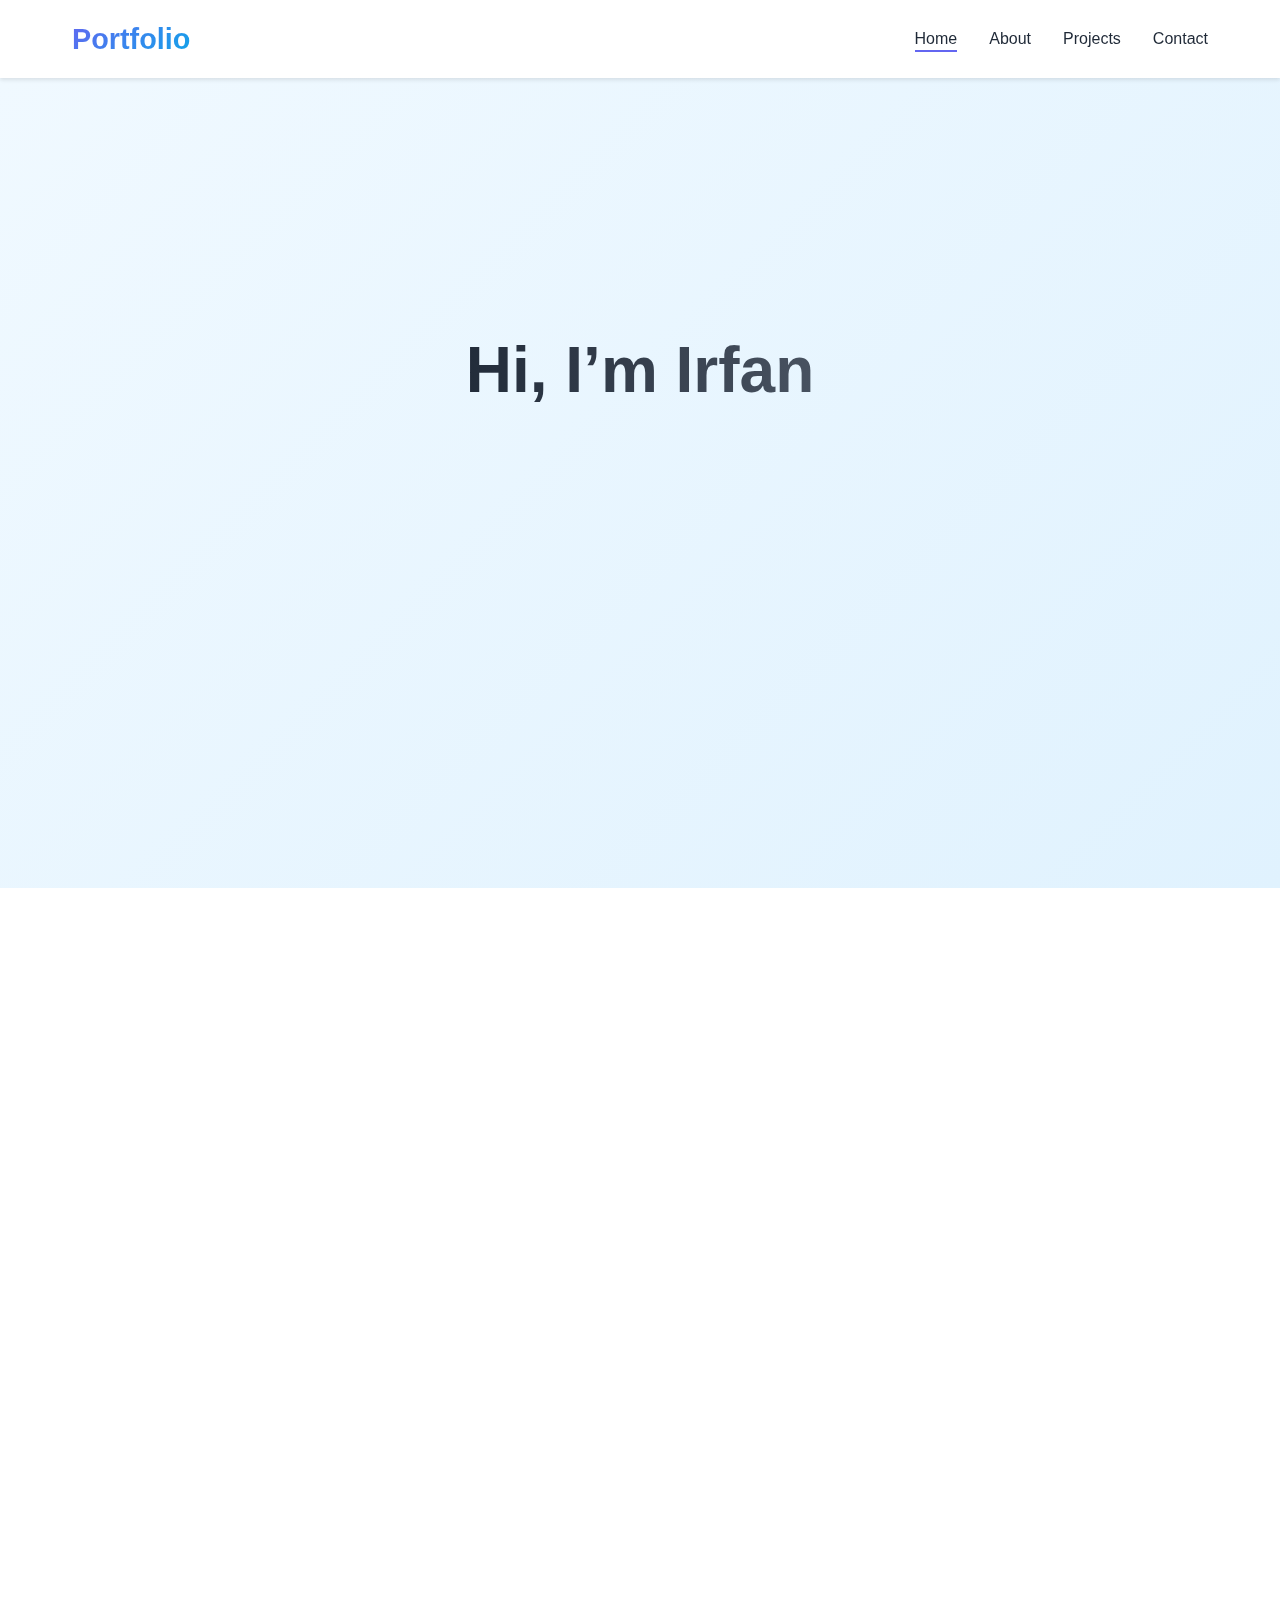
<file: index.html>
<!DOCTYPE html>
<html lang="en">

<head>
    <meta charset="UTF-8">
    <meta name="viewport" content="width=device-width, initial-scale=1.0">
    <title>Irfan's Portfolio</title>
    <link rel="stylesheet" href="css/style.css">
    <script src="js/script.js" defer></script>
</head>

<body>

    <!-- Sticky Navbar -->
    <nav class="navbar">
        <div class="container nav-container">
            <a href="index.html" class="logo">Portfolio</a>
            <ul class="nav-links">
                <li><a href="index.html" class="active">Home</a></li>
                <li><a href="about.html">About</a></li>
                <li><a href="projects.html">Projects</a></li>
                <li><a href="contact.html">Contact</a></li>
                <!-- Theme toggle removed -->
            </ul>
            <div class="hamburger">
                <span class="bar"></span>
                <span class="bar"></span>
                <span class="bar"></span>
            </div>
        </div>
    </nav>

    <!-- Hero Section -->
    <header class="hero">
        <div class="container">
            <h1>Hi, I’m Irfan</h1>
            <p> A Computer Science student building <br>
                practical digital solutions with a strong <br>
                  interest in startups
                  and innovation.</p>
            <div class="hero-buttons">
                <a href="projects.html" class="btn btn-primary">View Projects</a>
                <a href="contact.html" class="btn btn-secondary">Contact Me</a>
            </div>
        </div>
    </header>

    <!-- Programming Languages Section -->
    <div class="container section">
        <h2 class="section-title hidden">Programming Languages</h2>
        <div class="skills-list hidden" style="justify-content: center;">
            <span class="skill-tag">C++</span>
            <span class="skill-tag">DSA</span>
            <span class="skill-tag">Python</span>
            <span class="skill-tag">C</span>
        </div>
    </div>

    <!-- Frameworks & Libraries Section -->
    <div class="container section">
        <h2 class="section-title hidden">Frameworks & Libraries</h2>
        <div class="skills-list hidden" style="justify-content: center;">
            <span class="skill-tag">HTML & CSS</span>
            <span class="skill-tag">Node.js</span>
            <span class="skill-tag">React.js</span>
            <span class="skill-tag">Express.js</span>
            <span class="skill-tag">Scikit-learn</span>
        </div>
    </div>

    <!-- Tools & Platforms Section -->
    <div class="container section">
        <h2 class="section-title hidden">Tools & Platforms</h2>
        <div class="skills-list hidden" style="justify-content: center;">
            <span class="skill-tag">Git/GitHub</span>
            <span class="skill-tag">MySQL</span>
            <span class="skill-tag">Power BI</span>
            <span class="skill-tag">Flask</span>
            <span class="skill-tag">FastAPI</span>
        </div>
    </div>

    <!-- Footer -->
    <footer>
        <div class="container hidden">
            <!-- <p>&copy; 2024 Irfan. All rights reserved.</p> -->
            <div class="social-links">
                <a href=" https://github.com/Irfankhan7878">GitHub</a>
                <a href=" https://www.linkedin.com/in/irfan-khan-cse/   ">LinkedIn</a>
                <a href=" https://www.instagram.com/irfankhan__9639/  ">Instagram</a>
                <a href="mailto:ikan13545@gmail.com">Gmail.com</a>
            </div>
        </div>
    </footer>

</body>

</html>
</file>
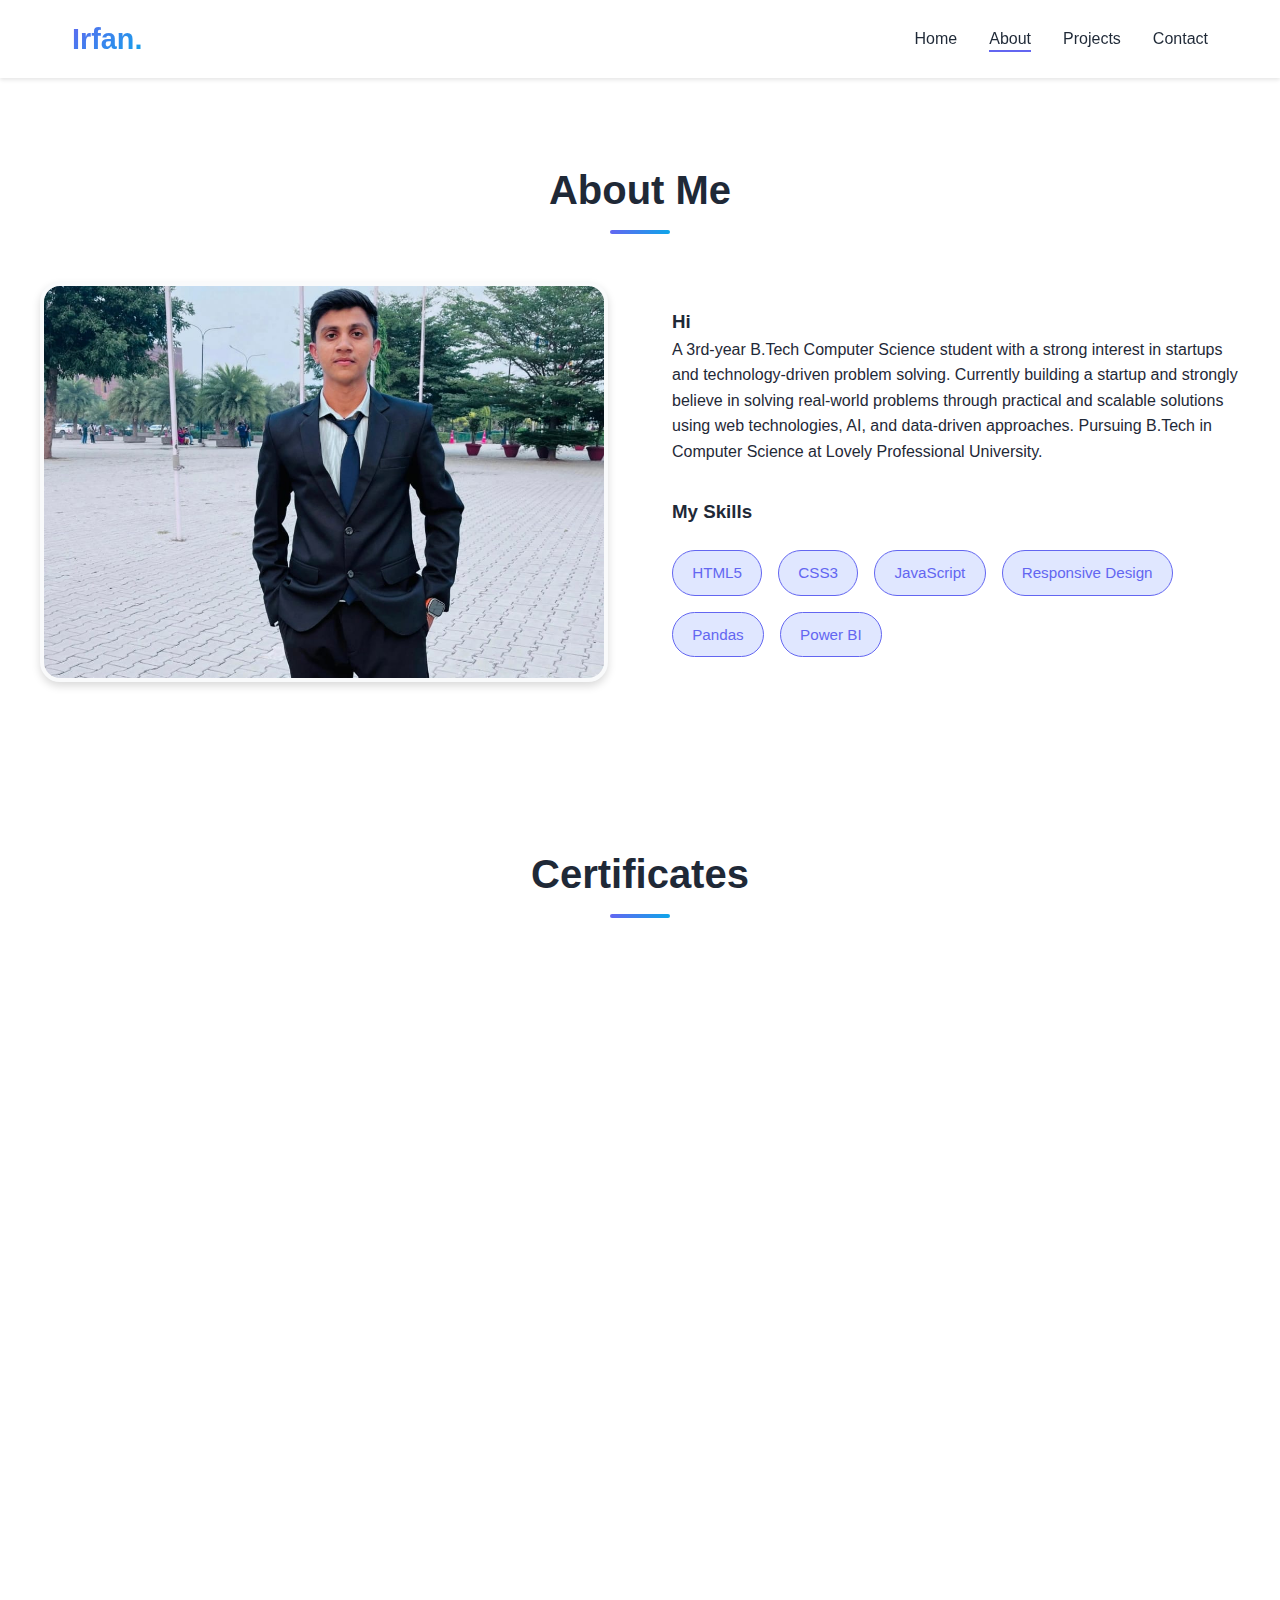
<file: about.html>
<!DOCTYPE html>
<html lang="en">

<head>
    <meta charset="UTF-8">
    <meta name="viewport" content="width=device-width, initial-scale=1.0">
    <title>About Irfan</title>
    <link rel="stylesheet" href="css/style.css">
    <script src="js/script.js" defer></script>
</head>

<body>

    <nav class="navbar">
        <div class="container nav-container">
            <a href="index.html" class="logo">Irfan.</a>
            <ul class="nav-links">
                <li><a href="index.html">Home</a></li>
                <li><a href="about.html" class="active">About</a></li>
                <li><a href="projects.html">Projects</a></li>
                <li><a href="contact.html">Contact</a></li>
            </ul>
            <div class="hamburger">
                <span class="bar"></span>
                <span class="bar"></span>
                <span class="bar"></span>
            </div>
        </div>
    </nav>

    <div class="container section">
        <h2 class="section-title hidden">About Me</h2>

        <div class="about-content hidden">
            <!-- Profile Image -->
            <div class="profile-img-placeholder">
                <img src="images/irfan-profile.jpeg" alt="Irfan"
                    onerror="this.onerror=null;this.src='';this.parentNode.innerHTML='<p>Photo not found. Add irfan-profile.jpeg to images/</p>'">
            </div>

            <!-- Bio & Skills -->
            <div class="about-text">
                <h3>Hi</h3>
                <p>

                    A 3rd-year B.Tech Computer Science student with a strong interest in startups and technology-driven
                    problem solving.
                    Currently building a startup and strongly believe in solving real-world problems through practical
                    and scalable solutions using web technologies,
                    AI, and data-driven approaches. Pursuing B.Tech in Computer Science at Lovely Professional
                    University.


                    <!-- <p>
                    Started my journey with HTML & CSS, and now exploring the vast world of JavaScript and modern
                    frameworks.
                    This portfolio is a reflection of my learning journey.
                </p> -->

                    <!-- Skills Section -->
                <h3 style="margin-top: 2rem;">My Skills</h3>
                <div class="skills-list">
                    <span class="skill-tag">HTML5</span>
                    <span class="skill-tag">CSS3</span>
                    <span class="skill-tag">JavaScript</span>
                    <span class="skill-tag">Responsive Design</span>
                    <span class="skill-tag">Pandas</span>
                    <span class="skill-tag">Power BI</span>
                </div>
            </div>
        </div>
    </div>

    <!-- Certificates Section -->
    <div class="container section">
        <h2 class="section-title hidden">Certificates</h2>
        <div class="certificates-grid hidden">
            <div class="certificate-card">
                <div class="certificate-icon">🎓</div>
                <h3>Cloud Computing</h3>
                <p class="cert-issuer">NPTEL</p>
            </div>
            <div class="certificate-card">
                <div class="certificate-icon">🤖</div>
                <h3>Build Generative AI Apps and Solutions</h3>
                <p class="cert-issuer">Infosys</p>
            </div>
            <div class="certificate-card">
                <div class="certificate-icon">✨</div>
                <h3>Master Generative AI and Generative AI Tools</h3>
                <p class="cert-issuer">Infosys</p>
            </div>
            <div class="certificate-card">
                <div class="certificate-icon">💻</div>
                <h3>DSA with C++</h3>
                <p class="cert-issuer">Cipher Schools</p>
            </div>
            <div class="certificate-card">
                <div class="certificate-icon">💻</div>
                <h3>Web-ka hackathon</h3>
                <p class="cert-issuer"> NIT Durgapur</p>
            </div>
            <div class="certificate-card">
                <div class="certificate-icon">💻</div>
                <h3> Legacy Responsive Web Design V8</h3>
                <p class="cert-issuer"> free Codecamp</p>
            </div>


        </div>
    </div>

    <footer>
        <div class="container hidden">
            <!-- <p>&copy; 2024 Irfan. All rights reserved.</p> -->
            <div class="social-links">
                <a href=" https://github.com/Irfankhan7878">GitHub</a>
                <a href=" https://www.linkedin.com/in/irfan-khan-cse/   ">LinkedIn</a>
                <a href=" https://www.instagram.com/irfankhan__9639/  ">Instagram</a>
                <a href="mailto:ikan13545@gmail.com">Gmail.com</a>
            </div>
        </div>
    </footer>

</body>

</html>
</file>
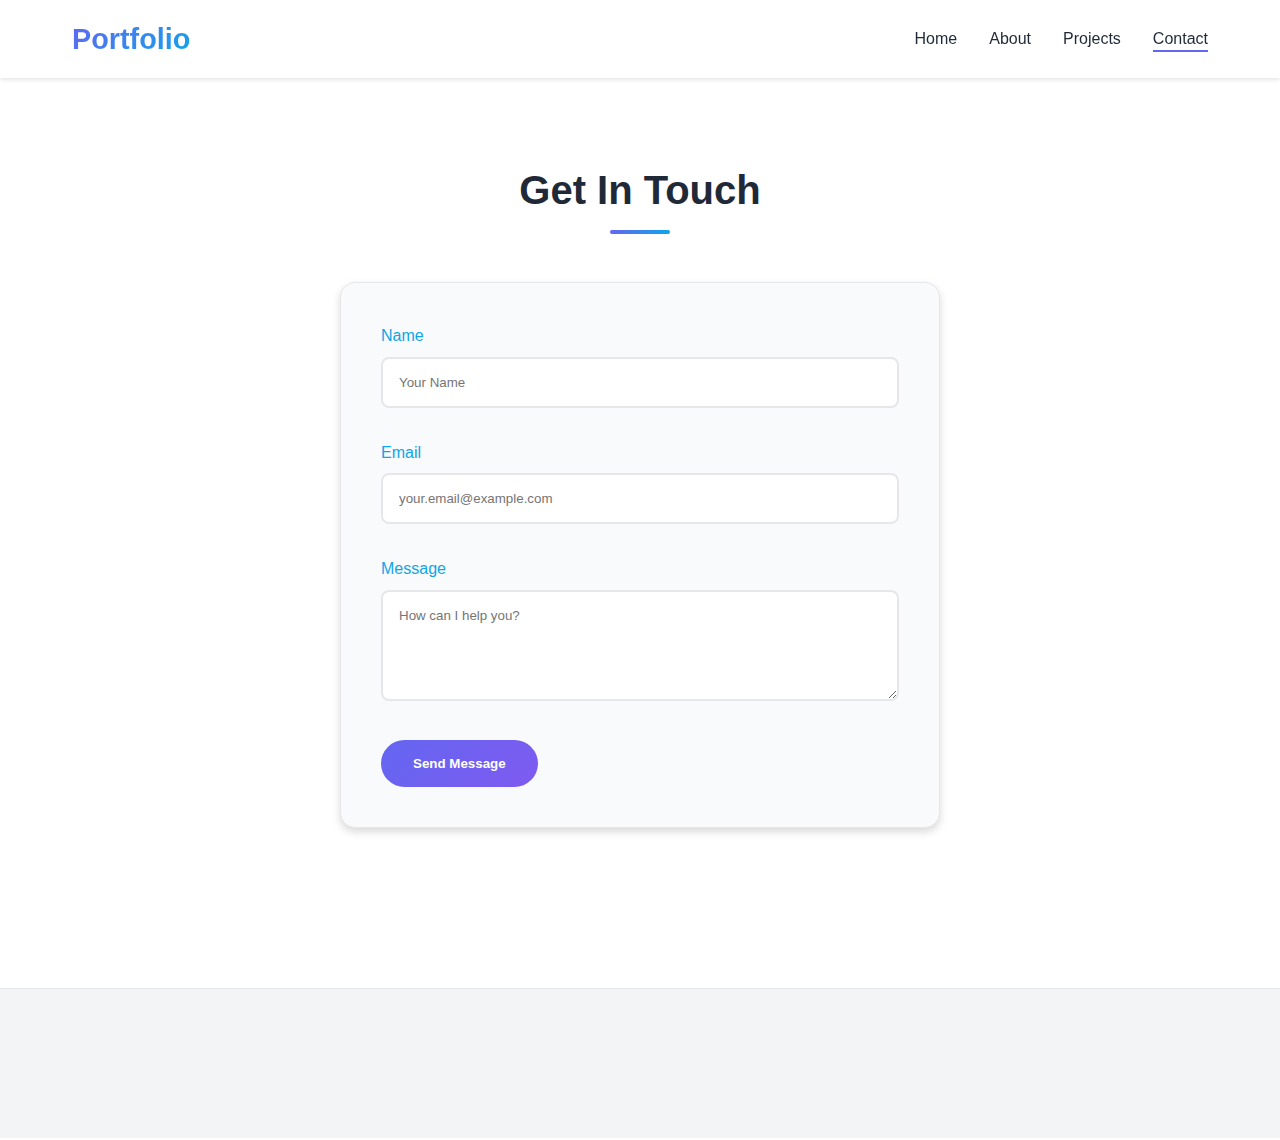
<file: contact.html>
<!DOCTYPE html>
<html lang="en">

<head>
    <meta charset="UTF-8">
    <meta name="viewport" content="width=device-width, initial-scale=1.0">
    <title>Contact Irfan</title>
    <link rel="stylesheet" href="css/style.css">
    <script src="js/script.js" defer></script>
</head>

<body>

    <nav class="navbar">
        <div class="container nav-container">
            <a href="index.html" class="logo">Portfolio</a>
            <ul class="nav-links">
                <li><a href="index.html">Home</a></li>
                <li><a href="about.html">About</a></li>
                <li><a href="projects.html">Projects</a></li>
                <li><a href="contact.html" class="active">Contact</a></li>
            </ul>
            <div class="hamburger">
                <span class="bar"></span>
                <span class="bar"></span>
                <span class="bar"></span>
            </div>
        </div>
    </nav>

    <div class="container section">
        <h2 class="section-title hidden">Get In Touch</h2>

        <div class="contact-form hidden">
            <form action="#" method="POST"
                onsubmit="alert('Thank you for your message! (This is a demo)'); return false;">
                <div class="form-group">
                    <label for="name">Name</label>
                    <input type="text" id="name" name="name" required placeholder="Your Name">
                </div>

                <div class="form-group">
                    <label for="email">Email</label>
                    <input type="email" id="email" name="email" required placeholder="your.email@example.com">
                </div>

                <div class="form-group">
                    <label for="message">Message</label>
                    <textarea id="message" name="message" rows="5" required
                        placeholder="How can I help you?"></textarea>
                </div>

                <button type="submit" class="btn btn-primary">Send Message</button>
            </form>
        </div>
    </div>

    <footer>
        <div class="container hidden">
            <!-- <p>&copy; 2024 Irfan. All rights reserved.</p> -->
            <div class="social-links">
                <a href=" https://github.com/Irfankhan7878">GitHub</a>
                <a href=" https://www.linkedin.com/in/irfan-khan-cse/   ">LinkedIn</a>
                <a href=" https://www.instagram.com/irfankhan__9639/  ">Instagram</a>
                <a href="mailto:ikan13545@gmail.com">Gmail.com</a>
            </div>
        </div>
    </footer>

</body>

</html>
</file>
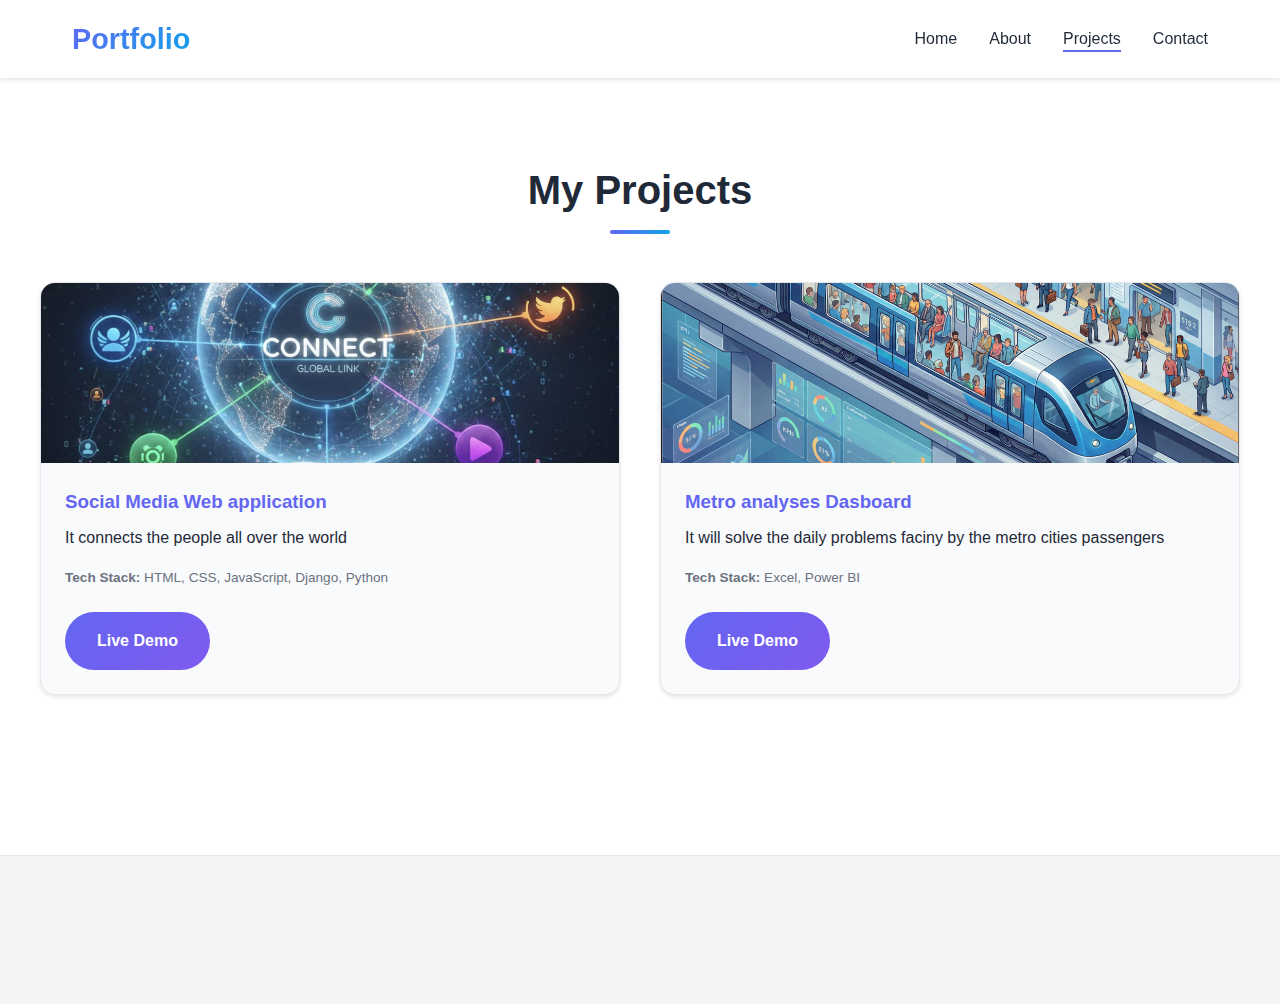
<file: projects.html>
<!DOCTYPE html>
<html lang="en">

<head>
    <meta charset="UTF-8">
    <meta name="viewport" content="width=device-width, initial-scale=1.0">
    <title>Projects - Irfan</title>
    <link rel="stylesheet" href="css/style.css">
    <script src="js/script.js" defer></script>
</head>

<body>

    <nav class="navbar">
        <div class="container nav-container">
            <a href="index.html" class="logo">Portfolio</a>
            <ul class="nav-links">
                <li><a href="index.html">Home</a></li>
                <li><a href="about.html">About</a></li>
                <li><a href="projects.html" class="active">Projects</a></li>
                <li><a href="contact.html">Contact</a></li>
            </ul>
            <div class="hamburger">
                <span class="bar"></span>
                <span class="bar"></span>
                <span class="bar"></span>
            </div>
        </div>
    </nav>

    <div class="container section">
        <h2 class="section-title hidden">My Projects</h2>

        <div class="projects-grid">

            <!-- Card 1 -->
            <div class="project-card hidden">
                <div class="project-img">
                    <img src="WhatsApp Image 2026-02-01 at 8.48.30 PM.jpeg" alt="Social Media Web Application">
                </div>
                <div class="project-info">
                    <h3>Social Media Web application</h3>
                    <p>It connects the people all over the world</p>
                    <div class="tech-stack">
                        <strong>Tech Stack:</strong> HTML, CSS, JavaScript, Django, Python
                    </div>
                    <div class="project-links">
                        <a href="https://lambardaar.pythonanywhere.com/" class="btn btn-primary" target="_blank">Live
                            Demo</a>
                        <!-- <a href="#" class="btn btn-secondary" target="_blank">GitHub Repo</a> -->
                    </div>
                </div>
            </div>

            <!-- Card 2 -->
            <div class="project-card hidden">
                <div class="project-img">
                    <img src="Screenshot 2025-12-13 125719.png" alt="Project Image">
                </div>
                <div class="project-info">
                    <h3> Metro analyses Dasboard</h3>
                    <p> It will solve the daily problems faciny by the metro cities passengers </p>
                    <div class="tech-stack">
                        <strong>Tech Stack:</strong> Excel, Power BI
                    </div>
                    <div class="project-links">
                        <a href=" https://github.com/Irfankhan7878/Power-BI-Dashboard-MetroAnalysis/blob/main/powerbireport.pdf"
                            class="btn btn-primary" target="_blank">Live Demo</a>
                        <!-- <a href="https://github.com/Irfankhan7878/Power-BI-Dashboard-MetroAnalysis/blob/main/powerbireport.pdf" class="btn btn-secondary" target="_blank">GitHub Repo</a> -->
                    </div>
                </div>
            </div>

            <!-- Card 3 -->
            <!-- <div class="project-card hidden">
                <div class="project-img-placeholder">
                    Project Image Preview
                </div>
                <div class="project-info">
                    <h3>Project Title 3</h3>
                    <p>Description of your third project.</p>
                    <div class="tech-stack">
                        <strong>Tech Stack:</strong> HTML, CSS
                    </div>
                    <div class="project-links">
                        <a href="#" class="btn btn-primary">Live Demo</a>
                        <a href="#" class="btn btn-secondary">GitHub Repo</a>
                    </div> -->
        </div>
    </div>

    </div>
    </div>

    <footer>
        <div class="container hidden">
            <!-- <p>&copy; 2024 Irfan. All rights reserved.</p> -->
            <div class="social-links">
                <a href=" https://github.com/Irfankhan7878">GitHub</a>
                <a href=" https://www.linkedin.com/in/irfan-khan-cse/   ">LinkedIn</a>
                <a href=" https://www.instagram.com/irfankhan__9639/  ">Instagram</a>
                <a href="mailto:ikan13545@gmail.com">Gmail.com</a>
            </div>
        </div>
    </footer>

</body>

</html>
</file>
<file: css/style.css>
/* 
  Variable Definitions 
  Light Professional Theme
*/
:root {
  --primary-color: #6366f1;
  /* Indigo */
  --secondary-color: #0ea5e9;
  /* Sky Blue */
  --bg-color: #ffffff;
  --text-color: #1f2937;
  --card-bg: #f9fafb;
  --nav-bg: rgba(255, 255, 255, 0.95);
  --footer-bg: #f3f4f6;
  --footer-text: #374151;
  --transition-speed: 0.4s;
  --font-main: 'Segoe UI', Tahoma, Geneva, Verdana, sans-serif;
  --shadow-sm: 0 2px 4px rgba(0, 0, 0, 0.1);
  --shadow-md: 0 4px 8px rgba(0, 0, 0, 0.15);
}

/* Reset & Base Styles */
* {
  margin: 0;
  padding: 0;
  box-sizing: border-box;
}

html {
  scroll-behavior: smooth;
}

body {
  font-family: var(--font-main);
  background-color: var(--bg-color);
  color: var(--text-color);
  line-height: 1.6;
  overflow-x: hidden;
  /* Prevent horizontal scroll */
}

a {
  text-decoration: none;
  color: inherit;
  transition: color var(--transition-speed);
}

ul {
  list-style: none;
}

img {
  max-width: 100%;
  display: block;
}

/* Utility Classes */
.container {
  max-width: 1200px;
  margin: 0 auto;
  padding: 0 2rem;
}

.section {
  padding: 5rem 0;
}

.btn {
  display: inline-block;
  padding: 1rem 2rem;
  border-radius: 50px;
  /* Pill shape */
  font-weight: 600;
  cursor: pointer;
  transition: transform 0.3s, box-shadow 0.3s;
  border: none;
  position: relative;
  overflow: hidden;
}

.btn-primary {
  background: linear-gradient(135deg, var(--primary-color), #7f5af0);
  color: white;
}

.btn-secondary {
  background-color: transparent;
  border: 2px solid var(--primary-color);
  color: var(--primary-color);
}

.btn:hover {
  transform: translateY(-5px);
  box-shadow: 0 5px 15px rgba(187, 134, 252, 0.4);
}

.section-title {
  text-align: center;
  margin-bottom: 3rem;
  font-size: 2.5rem;
  position: relative;
  opacity: 0.9;
}

.section-title::after {
  content: '';
  display: block;
  width: 60px;
  height: 4px;
  background: linear-gradient(90deg, var(--primary-color), var(--secondary-color));
  margin: 0.5rem auto 0;
  border-radius: 2px;
}

/* Scroll Animation Classes */
.hidden {
  opacity: 0;
  transform: translateY(50px);
  transition: all 1s ease;
}

.show {
  opacity: 1;
  transform: translateY(0);
}

/* Sticky Navbar */
.navbar {
  position: sticky;
  top: 0;
  z-index: 1000;
  background-color: var(--nav-bg);
  backdrop-filter: blur(10px);
  box-shadow: var(--shadow-sm);
  padding: 1rem 0;
  transition: top 0.3s;
}

.nav-container {
  display: flex;
  justify-content: space-between;
  align-items: center;
}

.logo {
  font-size: 1.8rem;
  font-weight: 800;
  background: linear-gradient(135deg, var(--primary-color), var(--secondary-color));
  background-clip: text;
  -webkit-background-clip: text;
  -webkit-text-fill-color: transparent;
}

.nav-links {
  display: flex;
  gap: 2rem;
}

.nav-links a {
  font-weight: 500;
  position: relative;
}

.nav-links a::after {
  content: '';
  position: absolute;
  width: 0;
  height: 2px;
  bottom: -5px;
  left: 0;
  background-color: var(--primary-color);
  transition: width 0.3s;
}

.nav-links a:hover::after,
.nav-links a.active::after {
  width: 100%;
}

.hamburger {
  display: none;
  cursor: pointer;
}

.bar {
  display: block;
  width: 25px;
  height: 3px;
  margin: 5px auto;
  transition: all 0.3s ease-in-out;
  background-color: var(--text-color);
}

/* Hero Section */
.hero {
  min-height: 90vh;
  display: flex;
  align-items: center;
  justify-content: center;
  text-align: center;
  background: linear-gradient(135deg, #f0f9ff 0%, #e0f2fe 100%);
}

.hero h1 {
  font-size: 4rem;
  margin-bottom: 1rem;
  background: linear-gradient(to right, #1f2937, #4b5563);
  background-clip: text;
  -webkit-background-clip: text;
  -webkit-text-fill-color: transparent;
  animation: fadeInDown 1s ease;
}

.hero p {
  font-size: 1.5rem;
  color: var(--secondary-color);
  margin-bottom: 2rem;
  animation: fadeInUp 1s ease 0.3s forwards;
  opacity: 0;
}

.hero-buttons {
  display: flex;
  gap: 1.5rem;
  justify-content: center;
  animation: fadeInUp 1s ease 0.6s forwards;
  opacity: 0;
}

@keyframes fadeInDown {
  from {
    opacity: 0;
    transform: translateY(-20px);
  }

  to {
    opacity: 1;
    transform: translateY(0);
  }
}

@keyframes fadeInUp {
  from {
    opacity: 0;
    transform: translateY(20px);
  }

  to {
    opacity: 1;
    transform: translateY(0);
  }
}

/* About Section */
.about-content {
  display: grid;
  grid-template-columns: 1fr 1fr;
  gap: 4rem;
  align-items: center;
}

.profile-img-placeholder {
  width: 100%;
  height: 400px;
  background-color: var(--card-bg);
  display: flex;
  align-items: center;
  justify-content: center;
  border-radius: 20px;
  color: var(--text-color);
  font-weight: bold;
  box-shadow: var(--shadow-md);
  overflow: hidden;
  border: 4px solid var(--card-bg);
  /* frame effect */
}

.profile-img-placeholder img {
  width: 100%;
  height: 100%;
  object-fit: cover;
  transition: transform 0.5s;
}

.profile-img-placeholder:hover img {
  transform: scale(1.05);
  /* Zoom effect */
}


.skills-list {
  display: flex;
  flex-wrap: wrap;
  gap: 1rem;
  margin-top: 1.5rem;
}

.skill-tag {
  background-color: #e0e7ff;
  padding: 0.6rem 1.2rem;
  border-radius: 25px;
  font-size: 0.95rem;
  border: 1px solid var(--primary-color);
  color: var(--primary-color);
  transition: background 0.3s, transform 0.3s;
}

.skill-tag:hover {
  background-color: var(--primary-color);
  color: #ffffff;
  transform: scale(1.1);
}

/* Projects Section */
.projects-grid {
  display: grid;
  grid-template-columns: repeat(auto-fit, minmax(320px, 1fr));
  gap: 2.5rem;
}

.project-card {
  background-color: var(--card-bg);
  border-radius: 15px;
  overflow: hidden;
  box-shadow: var(--shadow-sm);
  transition: transform 0.4s ease, box-shadow 0.4s ease;
  border: 1px solid #e5e7eb;
}

.project-card:hover {
  transform: translateY(-10px);
  box-shadow: var(--shadow-md);
  border-color: var(--primary-color);
}

.project-img-placeholder {
  height: 180px;
  background: linear-gradient(135deg, #e0e7ff, #dbeafe);
  display: flex;
  align-items: center;
  justify-content: center;
  color: #6b7280;
  font-weight: bold;
}

.project-img {
  height: 180px;
  overflow: hidden;
  background: #f3f4f6;
}

.project-img img {
  width: 100%;
  height: 100%;
  object-fit: cover;
}

.project-info {
  padding: 1.5rem;
}

.project-info h3 {
  margin-bottom: 0.5rem;
  color: var(--primary-color);
}

.tech-stack {
  margin: 1rem 0;
  font-size: 0.85rem;
  color: #6b7280;
}

.project-links {
  display: flex;
  gap: 1rem;
  margin-top: 1.5rem;
}

/* Certificates Section */
.certificates-grid {
  display: grid;
  grid-template-columns: repeat(auto-fit, minmax(280px, 1fr));
  gap: 2rem;
}

.certificate-card {
  background-color: var(--card-bg);
  border-radius: 15px;
  padding: 2rem;
  text-align: center;
  box-shadow: var(--shadow-sm);
  transition: transform 0.4s ease, box-shadow 0.4s ease;
  border: 1px solid #e5e7eb;
}

.certificate-card:hover {
  transform: translateY(-8px);
  box-shadow: var(--shadow-md);
  border-color: var(--secondary-color);
}

.certificate-icon {
  font-size: 3rem;
  margin-bottom: 1rem;
}

.certificate-card h3 {
  color: var(--text-color);
  font-size: 1.2rem;
  margin-bottom: 0.5rem;
}

.cert-issuer {
  color: var(--secondary-color);
  font-size: 0.9rem;
  font-weight: 500;
}

/* Contact Section */
.contact-form {
  max-width: 600px;
  margin: 0 auto;
  background-color: var(--card-bg);
  padding: 2.5rem;
  border-radius: 15px;
  box-shadow: var(--shadow-md);
  border: 1px solid #e5e7eb;
}

.form-group {
  margin-bottom: 2rem;
  position: relative;
}

.form-group label {
  display: block;
  margin-bottom: 0.5rem;
  font-weight: 500;
  color: var(--secondary-color);
}

.form-group input,
.form-group textarea {
  width: 100%;
  padding: 1rem;
  border: 2px solid #e5e7eb;
  border-radius: 8px;
  background-color: #ffffff;
  color: var(--text-color);
  font-family: inherit;
  transition: border-color 0.3s;
}

.form-group input:focus,
.form-group textarea:focus {
  outline: none;
  border-color: var(--primary-color);
}

/* Footer */
footer {
  background-color: var(--footer-bg);
  color: var(--footer-text);
  text-align: center;
  padding: 3rem 0;
  margin-top: 5rem;
  border-top: 1px solid #e5e7eb;
}

.social-links {
  margin-top: 1.5rem;
  display: flex;
  justify-content: center;
  gap: 2rem;
}

.social-links a {
  font-size: 1.1rem;
  opacity: 0.7;
  transition: opacity 0.3s;
}

.social-links a:hover {
  opacity: 1;
  color: var(--primary-color);
}

/* Theme Toggle REMOVED */

/* Media Queries */
@media (max-width: 768px) {
  .hamburger {
    display: block;
  }

  .hamburger.active .bar:nth-child(2) {
    opacity: 0;
  }

  .hamburger.active .bar:nth-child(1) {
    transform: translateY(8px) rotate(45deg);
  }

  .hamburger.active .bar:nth-child(3) {
    transform: translateY(-8px) rotate(-45deg);
  }

  .nav-links {
    position: fixed;
    left: -100%;
    top: 70px;
    gap: 0;
    flex-direction: column;
    background-color: var(--nav-bg);
    width: 100%;
    text-align: center;
    transition: 0.3s;
    box-shadow: 0 10px 10px rgba(0, 0, 0, 0.1);
  }

  .nav-links.active {
    left: 0;
  }

  .nav-links li {
    margin: 16px 0;
  }

  .hero h1 {
    font-size: 2.8rem;
  }

  .about-content {
    grid-template-columns: 1fr;
  }
}
</file>
